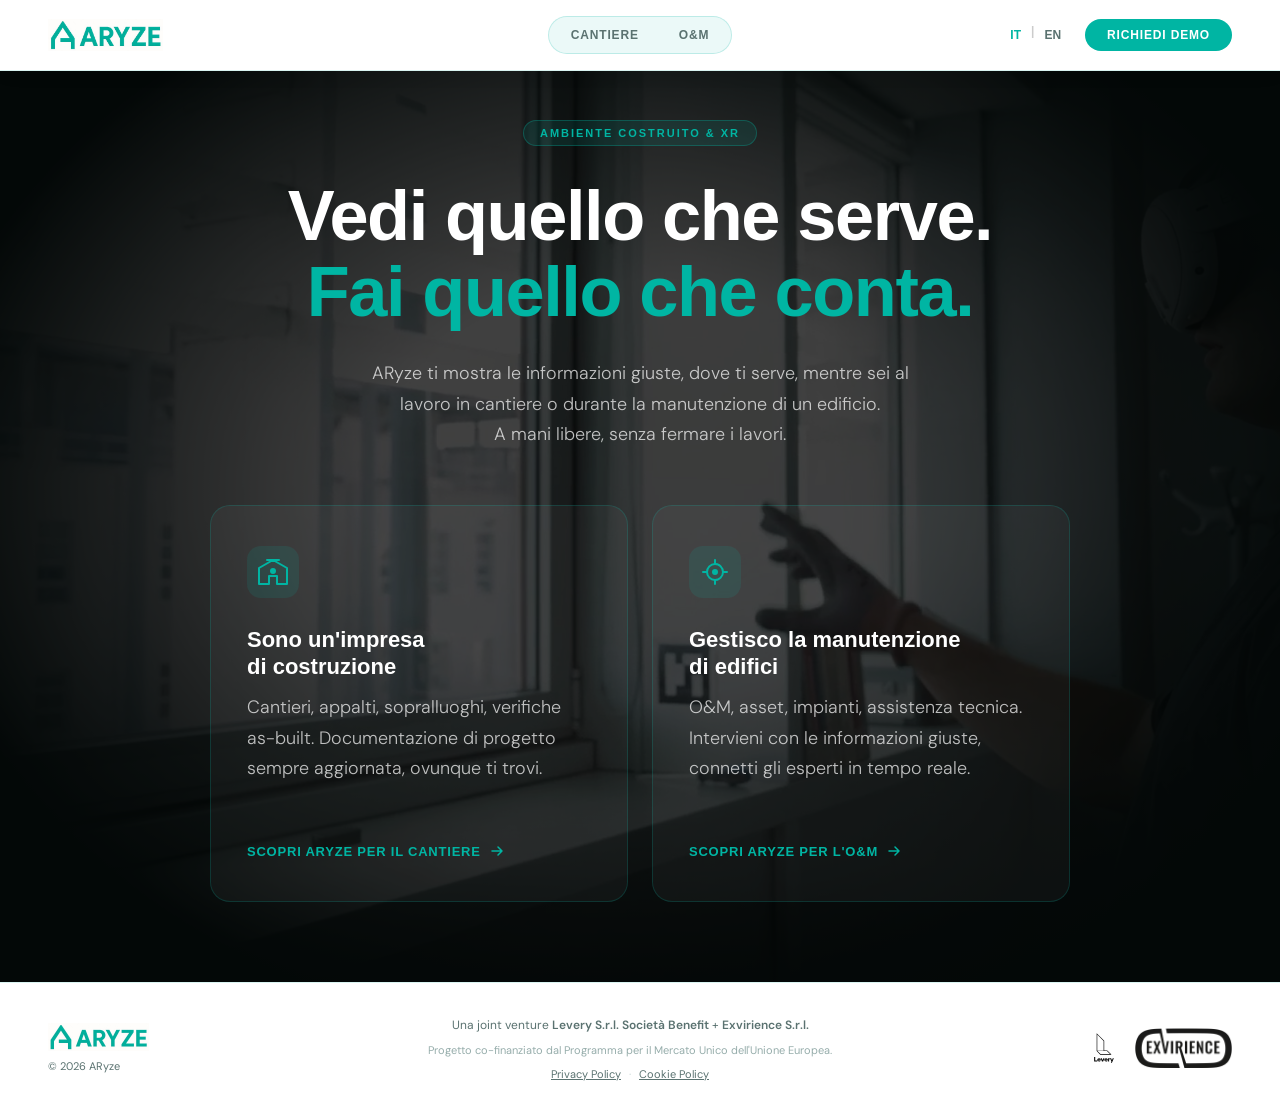
<file: index.html>
<!DOCTYPE html>
<html lang="it">
<head>
  <meta charset="UTF-8" />
  <meta name="viewport" content="width=device-width, initial-scale=1.0" />
  <title>ARyze, Vedi quello che serve. Fai quello che conta.</title>
  <meta name="description" content="ARyze ti mostra le informazioni giuste, dove ti serve, mentre sei al lavoro in cantiere o durante la manutenzione di un edificio.<br>A mani libere, senza fermare i lavori." />
  <meta property="og:title" content="ARyze, Vedi quello che serve. Fai quello che conta." />
  <meta property="og:description" content="ARyze ti mostra le informazioni giuste, dove ti serve, mentre sei al lavoro, in cantiere o durante la manutenzione di un edificio." />
  <meta property="og:image" content="XR-04.jpg" />
  <link rel="icon" type="image/png" href="logo.jpg" />

  <!-- Google Analytics -->
  <script async src="https://www.googletagmanager.com/gtag/js?id=G-3KMV018LXB"></script>
  <script>
    window.dataLayer = window.dataLayer || [];
    function gtag(){dataLayer.push(arguments);}
    gtag('js', new Date());
    gtag('config', 'G-3KMV018LXB');
  </script>

  <link rel="preconnect" href="https://fonts.googleapis.com" />
  <link rel="preconnect" href="https://fonts.gstatic.com" crossorigin />
  <link href="https://fonts.googleapis.com/css2?family=DM+Sans:wght@300;400;500&display=swap" rel="stylesheet" />
    <link href="https://api.fontshare.com/v2/css?f[]=clash-display@400,500,600,700&display=swap" rel="stylesheet" />
  <link href="https://fonts.googleapis.com/css2?family=DM+Sans:wght@300;400;500&display=swap" rel="stylesheet" />
  <link rel="stylesheet" href="style.css" />
  <style>
    /* ── HERO ── */
    .hero {
      min-height: 100vh;
      display: flex;
      flex-direction: column;
      align-items: center;
      justify-content: center;
      text-align: center;
      padding: 120px 48px 80px;
      position: relative;
      overflow: hidden;
    }

    .hero-bg {
      position: absolute;
      inset: 0;
      background-image: url('XR-04.jpg');
      background-size: cover;
      background-position: center 30%;
      filter: brightness(0.25);
      z-index: 0;
    }

    .hero-bg::after {
      content: '';
      position: absolute;
      inset: 0;
      background: radial-gradient(ellipse at center, transparent 30%, var(--ink) 80%);
    }

    .hero-content {
      position: relative;
      z-index: 1;
      max-width: 820px;
    }

    .hero-eyebrow {
      display: inline-block;
      font-family: 'Clash Display', sans-serif;
      font-size: 11px;
      font-weight: 700;
      letter-spacing: 0.18em;
      text-transform: uppercase;
      color: var(--teal);
      background: rgba(0,181,163,0.12);
      border: 1px solid rgba(0,181,163,0.3);
      padding: 6px 16px;
      border-radius: 100px;
      margin-bottom: 32px;
    }

    .hero h1 {
      font-family: 'Clash Display', sans-serif;
      font-size: clamp(40px, 5.5vw, 72px);
      font-weight: 800;
      line-height: 1.08;
      letter-spacing: -0.02em;
      margin-bottom: 28px;
    }

    .hero h1 span { color: var(--teal); }

    .hero p {
      font-size: clamp(15px, 1.4vw, 18px);
      font-weight: 300;
      line-height: 1.7;
      color: rgba(255,255,255,0.72);
      max-width: 560px;
      margin: 0 auto 56px;
    }

    @media (max-width: 768px) {
      nav { padding: 16px 20px; }
      .nav-segments { display: none; }
      .hero { padding: 100px 24px 60px; }
      .segment-cards { grid-template-columns: 1fr; gap: 16px; }
      footer { padding: 32px 24px; flex-direction: column; text-align: center; }
    }

    @media(max-width:768px){
      footer{grid-template-columns:1fr;text-align:center;padding:28px 24px;}
      
    }

    @media(max-width:900px){
      footer{grid-template-columns:1fr;text-align:center;padding:28px 24px;gap:20px;}
      .footer-logos{justify-content:center;}
    }
  </style>
</head>
<body>

  <!-- NAVBAR -->
  <nav>
  <a class="nav-logo" href="index-it.html"><img src="logo-scritta-small.png" alt="ARyze" /></a>
  <div class="nav-segments">
    <a href="cantiere.html">Cantiere</a>
    <a href="om.html">O&amp;M</a>
  </div>
  <div class="nav-right">
    <div class="lang-toggle">
      <a href="index-it.html" class="active">IT</a>
      <span style="color:rgba(0,0,0,.2)">|</span>
      <a href="index-en.html">EN</a>
    </div>
    <a class="nav-cta" href="cantiere.html#demo">Richiedi demo</a>
  </div>
</nav>

  <!-- HERO -->
  <section class="hero">
    <div class="hero-bg"></div>
    <div class="hero-content">
      <span class="hero-eyebrow">Ambiente costruito &amp; XR</span>
      <h1>Vedi quello che serve.<br><span>Fai quello che conta.</span></h1>
      <p>ARyze ti mostra le informazioni giuste, dove ti serve, mentre sei al lavoro in cantiere o durante la manutenzione di un edificio.<br>A mani libere, senza fermare i lavori.</p>
    </div>

    <div class="segment-cards">

      <!-- CANTIERE -->
      <a class="seg-card" href="cantiere.html">
        <svg class="seg-icon" viewBox="0 0 52 52" fill="none" xmlns="http://www.w3.org/2000/svg">
          <rect width="52" height="52" rx="14" fill="rgba(0,181,163,0.12)"/>
          <path d="M26 14L12 22V38H22V30H30V38H40V22L26 14Z" stroke="#00B5A3" stroke-width="2" stroke-linejoin="round" fill="none"/>
          <path d="M20 14H32" stroke="#00B5A3" stroke-width="2" stroke-linecap="round"/>
          <circle cx="26" cy="25" r="3" fill="#00B5A3"/>
        </svg>
        <h2>Sono un'impresa<br>di costruzione</h2>
        <p>Cantieri, appalti, sopralluoghi, verifiche as-built. Documentazione di progetto sempre aggiornata, ovunque ti trovi.</p>
        <span class="seg-link">
          Scopri ARyze per il cantiere
          <svg width="16" height="16" viewBox="0 0 16 16" fill="none"><path d="M3 8H13M13 8L9 4M13 8L9 12" stroke="#00B5A3" stroke-width="1.5" stroke-linecap="round" stroke-linejoin="round"/></svg>
        </span>
      </a>

      <!-- O&M -->
      <a class="seg-card" href="om.html">
        <svg class="seg-icon" viewBox="0 0 52 52" fill="none" xmlns="http://www.w3.org/2000/svg">
          <rect width="52" height="52" rx="14" fill="rgba(0,181,163,0.12)"/>
          <circle cx="26" cy="26" r="8" stroke="#00B5A3" stroke-width="2" fill="none"/>
          <path d="M26 14V18M26 34V38M14 26H18M34 26H38" stroke="#00B5A3" stroke-width="2" stroke-linecap="round"/>
          <circle cx="26" cy="26" r="3" fill="#00B5A3"/>
        </svg>
        <h2>Gestisco la manutenzione<br>di edifici</h2>
        <p>O&amp;M, asset, impianti, assistenza tecnica. Intervieni con le informazioni giuste, connetti gli esperti in tempo reale.</p>
        <span class="seg-link">
          Scopri ARyze per l'O&amp;M
          <svg width="16" height="16" viewBox="0 0 16 16" fill="none"><path d="M3 8H13M13 8L9 4M13 8L9 12" stroke="#00B5A3" stroke-width="1.5" stroke-linecap="round" stroke-linejoin="round"/></svg>
        </span>
      </a>

    </div>
  </section>

  <!-- FOOTER -->
<!-- FOOTER -->
<footer>
  <div class="footer-col footer-brand">
    <img src="logo-scritta-small.png" alt="ARyze" class="footer-aryze-logo" />
    <div class="footer-copy">&copy; 2026 ARyze</div>
  </div>
  <div class="footer-col footer-center">
    <div class="footer-jv">Una joint venture
      <a href="https://www.levery.it" target="_blank" rel="noopener"><strong>Levery S.r.l. Società Benefit</strong></a>
      +
      <a href="https://www.exvirience.com" target="_blank" rel="noopener"><strong>Exvirience S.r.l.</strong></a>
    </div>
    <div class="footer-eu">Progetto co-finanziato dal Programma per il Mercato Unico dell'Unione Europea.</div>
    <div class="footer-links">
      <a href="privacy.html">Privacy Policy</a>
      <span>&middot;</span>
      <a href="cookies.html">Cookie Policy</a>
    </div>
  </div>
  <div class="footer-col footer-logos">
    <a href="https://www.levery.it" target="_blank" rel="noopener">
      <img src="levery-logo.svg" alt="Levery" class="footer-partner-logo levery-footer" />
    </a>
    <a href="https://www.exvirience.com" target="_blank" rel="noopener">
      <img src="exvirience-black.png" alt="Exvirience" class="footer-partner-logo exvirience-footer" />
    </a>
  </div>
</footer>

</body>
</html>
</file>
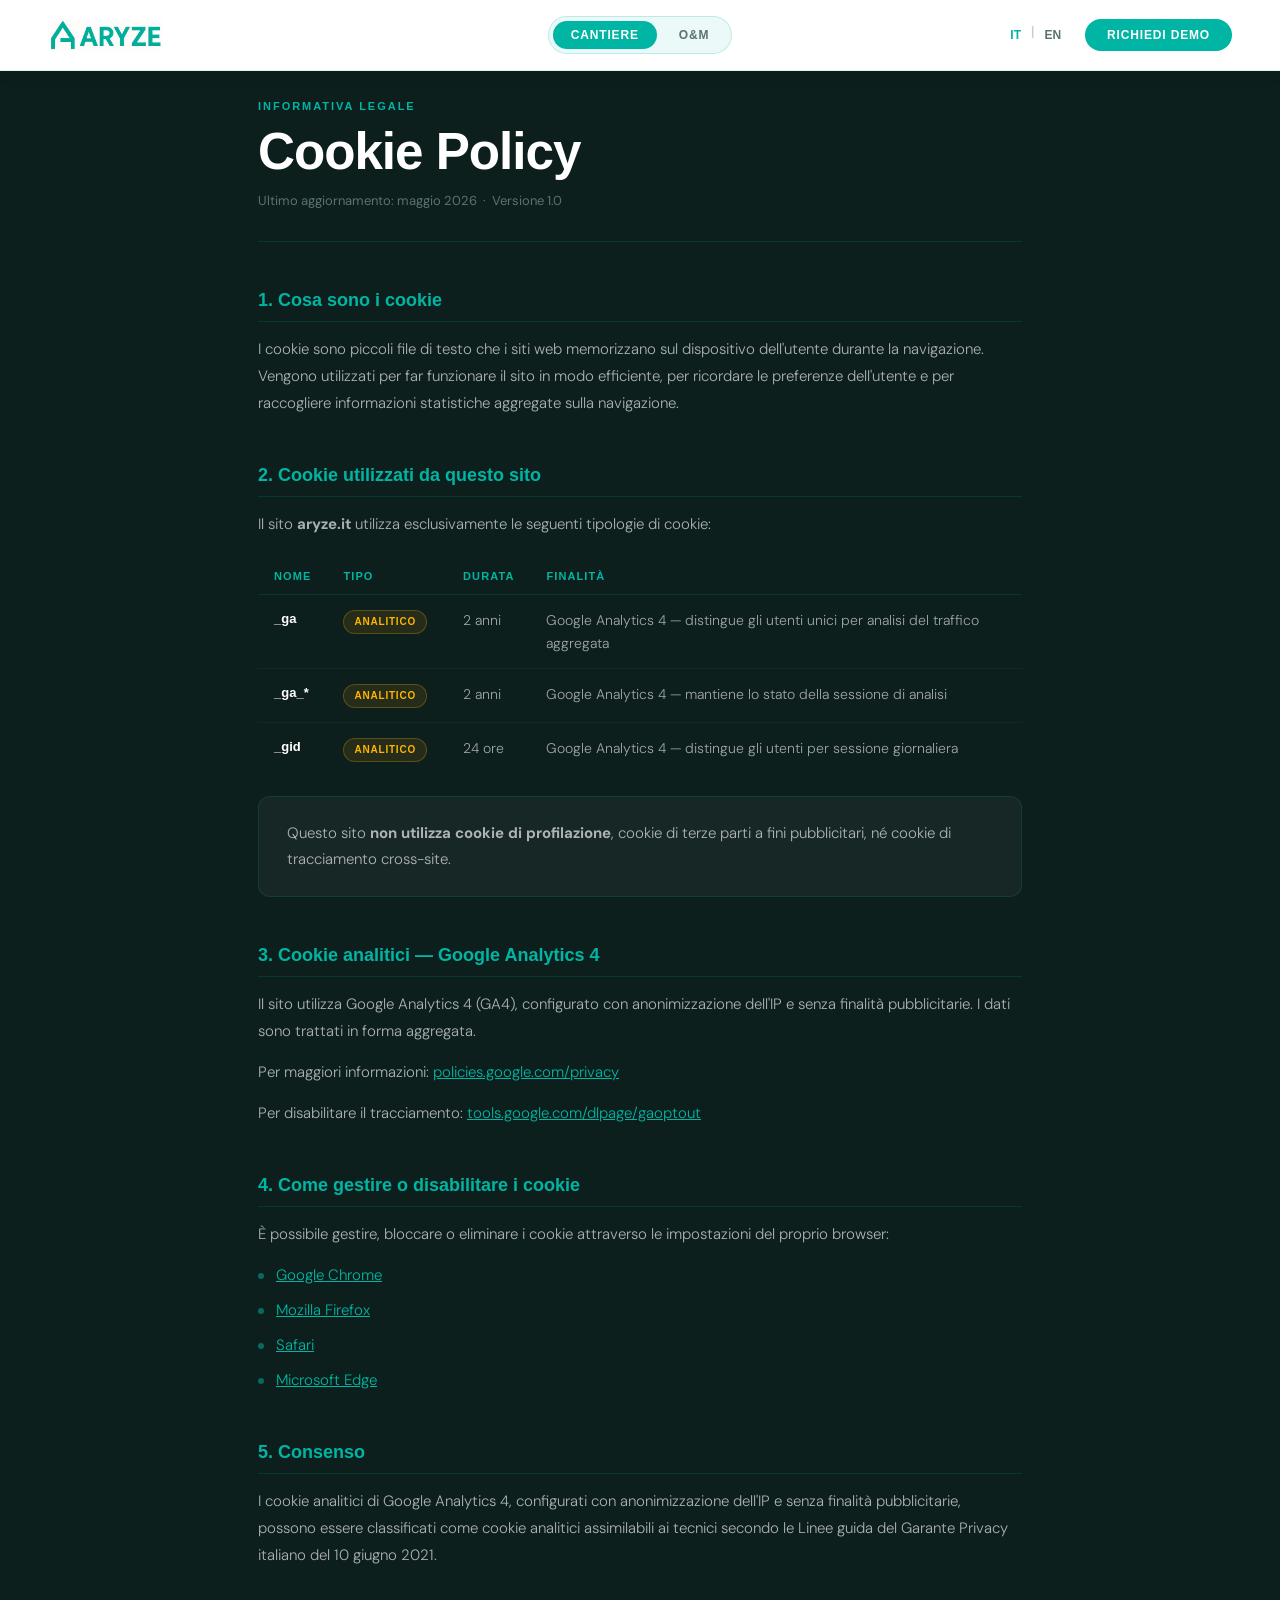
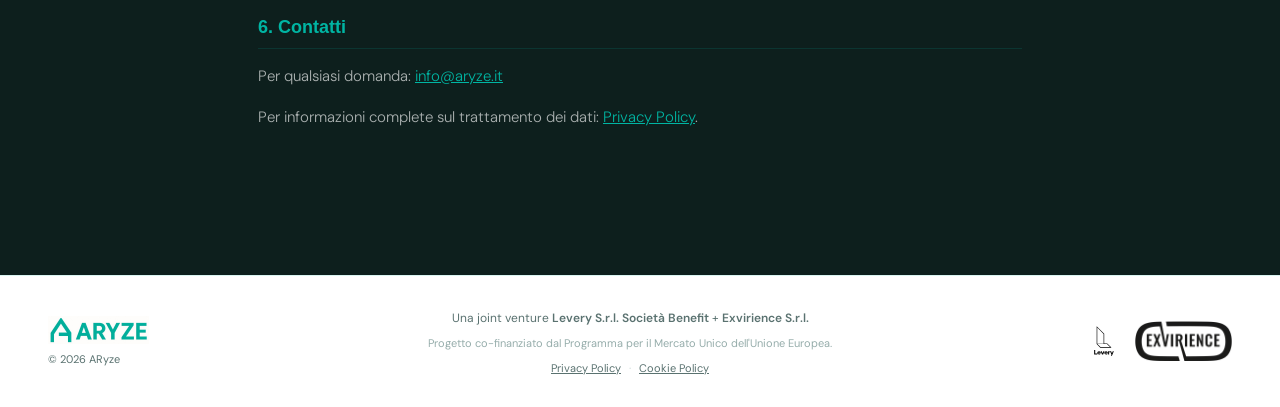
<file: cookies.html>
<!DOCTYPE html>
<html lang="it">
<head>
  <meta charset="UTF-8" />
  <meta name="viewport" content="width=device-width, initial-scale=1.0" />
  <title>ARyze</title>
  <link rel="icon" type="image/png" href="logo.jpg" />
  <script async src="https://www.googletagmanager.com/gtag/js?id=G-3KMV018LXB"></script>
  <script>window.dataLayer=window.dataLayer||[];function gtag(){dataLayer.push(arguments);}gtag('js',new Date());gtag('config','G-3KMV018LXB');</script>
  <link href="https://api.fontshare.com/v2/css?f[]=clash-display@400,500,600,700&display=swap" rel="stylesheet" />
  <link href="https://fonts.googleapis.com/css2?family=DM+Sans:wght@300;400;500&display=swap" rel="stylesheet" />
  <link rel="stylesheet" href="style.css" />
  <style>
    .page-wrap{max-width:860px;margin:0 auto;padding:100px 48px 96px;}
    .page-label{font-family:'Clash Display',sans-serif;font-size:11px;font-weight:700;letter-spacing:.18em;text-transform:uppercase;color:var(--teal);margin-bottom:12px;}
    .page-title{font-family:'Clash Display',sans-serif;font-size:clamp(32px,4vw,52px);font-weight:800;letter-spacing:-.02em;margin-bottom:12px;line-height:1.1;}
    .page-meta{font-size:13px;color:var(--muted);margin-bottom:48px;padding-bottom:32px;border-bottom:1px solid var(--border-dark);}
    .content-section{margin-bottom:48px;}
    .content-section h2{font-family:'Clash Display',sans-serif;font-size:18px;font-weight:700;color:var(--teal);margin-bottom:14px;padding-bottom:10px;border-bottom:1px solid var(--border-dark);}
    .content-section p{font-size:15px;font-weight:300;line-height:1.8;color:rgba(255,255,255,.65);margin-bottom:14px;}
    .content-section ul{list-style:none;margin-bottom:14px;}
    .content-section ul li{font-size:15px;font-weight:300;line-height:1.8;color:rgba(255,255,255,.65);padding-left:18px;position:relative;margin-bottom:8px;}
    .content-section ul li::before{content:'';position:absolute;left:0;top:11px;width:6px;height:6px;border-radius:50%;background:var(--teal);opacity:.5;}
    .content-section a{color:var(--teal);text-decoration:underline;}
    .cookie-table{width:100%;border-collapse:collapse;margin:20px 0;font-size:14px;}
    .cookie-table th{font-family:'Clash Display',sans-serif;font-size:11px;font-weight:700;letter-spacing:.1em;text-transform:uppercase;color:var(--teal);padding:12px 16px;text-align:left;border-bottom:1px solid var(--border-dark);}
    .cookie-table td{padding:14px 16px;border-bottom:1px solid rgba(0,181,163,.08);color:rgba(255,255,255,.6);font-weight:300;line-height:1.6;vertical-align:top;}
    .cookie-table tr:last-child td{border-bottom:none;}
    .cookie-table td:first-child{font-family:'Clash Display',sans-serif;font-size:13px;font-weight:600;color:var(--white);white-space:nowrap;}
    .badge{display:inline-block;font-family:'Clash Display',sans-serif;font-size:10px;font-weight:700;letter-spacing:.08em;text-transform:uppercase;padding:3px 10px;border-radius:100px;margin-right:4px;}
    .badge-analytics{background:rgba(255,180,0,.1);color:#FFB400;border:1px solid rgba(255,180,0,.25);}
    .info-box{background:var(--surface-dark);border:1px solid var(--border-dark);border-radius:12px;padding:24px 28px;margin:20px 0;}
    .info-box p{margin:0;font-size:15px;font-weight:300;line-height:1.7;color:rgba(255,255,255,.65);}
    @media(max-width:768px){.page-wrap{padding:90px 24px 64px;}.cookie-table{display:block;overflow-x:auto;}}
  </style>
</head>
<body>

<nav>
  <a class="nav-logo" href="index-it.html"><img src="logo-scritta-small.png" alt="ARyze" /></a>
  <div class="nav-segments">
    <a href="cantiere.html" class="active">Cantiere</a>
    <a href="om.html">O&amp;M</a>
  </div>
  <div class="nav-right">
    <div class="lang-toggle">
      <a href="cantiere.html" class="active">IT</a>
      <span style="color:rgba(0,0,0,.2)">|</span>
      <a href="cantiere-en.html">EN</a>
    </div>
    <a class="nav-cta" href="#demo">Richiedi demo</a>
  </div>
</nav>

<div class="page-wrap">
  <div class="page-label">Informativa legale</div>
  <h1 class="page-title">Cookie Policy</h1>
  <p class="page-meta">Ultimo aggiornamento: maggio 2026 &nbsp;&middot;&nbsp; Versione 1.0</p>

  <div class="content-section">
    <h2>1. Cosa sono i cookie</h2>
    <p>I cookie sono piccoli file di testo che i siti web memorizzano sul dispositivo dell'utente durante la navigazione. Vengono utilizzati per far funzionare il sito in modo efficiente, per ricordare le preferenze dell'utente e per raccogliere informazioni statistiche aggregate sulla navigazione.</p>
  </div>

  <div class="content-section">
    <h2>2. Cookie utilizzati da questo sito</h2>
    <p>Il sito <strong>aryze.it</strong> utilizza esclusivamente le seguenti tipologie di cookie:</p>
    <table class="cookie-table">
      <thead>
        <tr>
          <th>Nome</th>
          <th>Tipo</th>
          <th>Durata</th>
          <th>Finalità</th>
        </tr>
      </thead>
      <tbody>
        <tr>
          <td>_ga</td>
          <td><span class="badge badge-analytics">Analitico</span></td>
          <td>2 anni</td>
          <td>Google Analytics 4 — distingue gli utenti unici per analisi del traffico aggregata</td>
        </tr>
        <tr>
          <td>_ga_*</td>
          <td><span class="badge badge-analytics">Analitico</span></td>
          <td>2 anni</td>
          <td>Google Analytics 4 — mantiene lo stato della sessione di analisi</td>
        </tr>
        <tr>
          <td>_gid</td>
          <td><span class="badge badge-analytics">Analitico</span></td>
          <td>24 ore</td>
          <td>Google Analytics 4 — distingue gli utenti per sessione giornaliera</td>
        </tr>
      </tbody>
    </table>
    <div class="info-box">
      <p>Questo sito <strong>non utilizza cookie di profilazione</strong>, cookie di terze parti a fini pubblicitari, né cookie di tracciamento cross-site.</p>
    </div>
  </div>

  <div class="content-section">
    <h2>3. Cookie analitici — Google Analytics 4</h2>
    <p>Il sito utilizza Google Analytics 4 (GA4), configurato con anonimizzazione dell'IP e senza finalità pubblicitarie. I dati sono trattati in forma aggregata.</p>
    <p>Per maggiori informazioni: <a href="https://policies.google.com/privacy" target="_blank" rel="noopener">policies.google.com/privacy</a></p>
    <p>Per disabilitare il tracciamento: <a href="https://tools.google.com/dlpage/gaoptout" target="_blank" rel="noopener">tools.google.com/dlpage/gaoptout</a></p>
  </div>

  <div class="content-section">
    <h2>4. Come gestire o disabilitare i cookie</h2>
    <p>È possibile gestire, bloccare o eliminare i cookie attraverso le impostazioni del proprio browser:</p>
    <ul>
      <li><a href="https://support.google.com/chrome/answer/95647" target="_blank" rel="noopener">Google Chrome</a></li>
      <li><a href="https://support.mozilla.org/it/kb/Gestione%20dei%20cookie" target="_blank" rel="noopener">Mozilla Firefox</a></li>
      <li><a href="https://support.apple.com/it-it/guide/safari/sfri11471/mac" target="_blank" rel="noopener">Safari</a></li>
      <li><a href="https://support.microsoft.com/it-it/microsoft-edge/eliminare-i-cookie-in-microsoft-edge-63947406-40ac-c3b8-57b9-2a946a29ae09" target="_blank" rel="noopener">Microsoft Edge</a></li>
    </ul>
  </div>

  <div class="content-section">
    <h2>5. Consenso</h2>
    <p>I cookie analitici di Google Analytics 4, configurati con anonimizzazione dell'IP e senza finalità pubblicitarie, possono essere classificati come cookie analitici assimilabili ai tecnici secondo le Linee guida del Garante Privacy italiano del 10 giugno 2021.</p>
  </div>

  <div class="content-section">
    <h2>6. Contatti</h2>
    <p>Per qualsiasi domanda: <a href="mailto:info@aryze.it">info@aryze.it</a></p>
    <p>Per informazioni complete sul trattamento dei dati: <a href="privacy.html">Privacy Policy</a>.</p>
  </div>
</div>

<!-- FOOTER -->
<footer>
  <div class="footer-col footer-brand">
    <img src="logo-scritta-small.png" alt="ARyze" class="footer-aryze-logo" />
    <div class="footer-copy">&copy; 2026 ARyze</div>
  </div>
  <div class="footer-col footer-center">
    <div class="footer-jv">Una joint venture
      <a href="https://www.levery.it" target="_blank" rel="noopener"><strong>Levery S.r.l. Società Benefit</strong></a>
      +
      <a href="https://www.exvirience.com" target="_blank" rel="noopener"><strong>Exvirience S.r.l.</strong></a>
    </div>
    <div class="footer-eu">Progetto co-finanziato dal Programma per il Mercato Unico dell'Unione Europea.</div>
    <div class="footer-links">
      <a href="privacy.html">Privacy Policy</a>
      <span>&middot;</span>
      <a href="cookies.html">Cookie Policy</a>
    </div>
  </div>
  <div class="footer-col footer-logos">
    <a href="https://www.levery.it" target="_blank" rel="noopener">
      <img src="levery-logo.svg" alt="Levery" class="footer-partner-logo levery-footer" />
    </a>
    <a href="https://www.exvirience.com" target="_blank" rel="noopener">
      <img src="exvirience-black.png" alt="Exvirience" class="footer-partner-logo exvirience-footer" />
    </a>
  </div>
</footer>

</body>
</html>
</file>
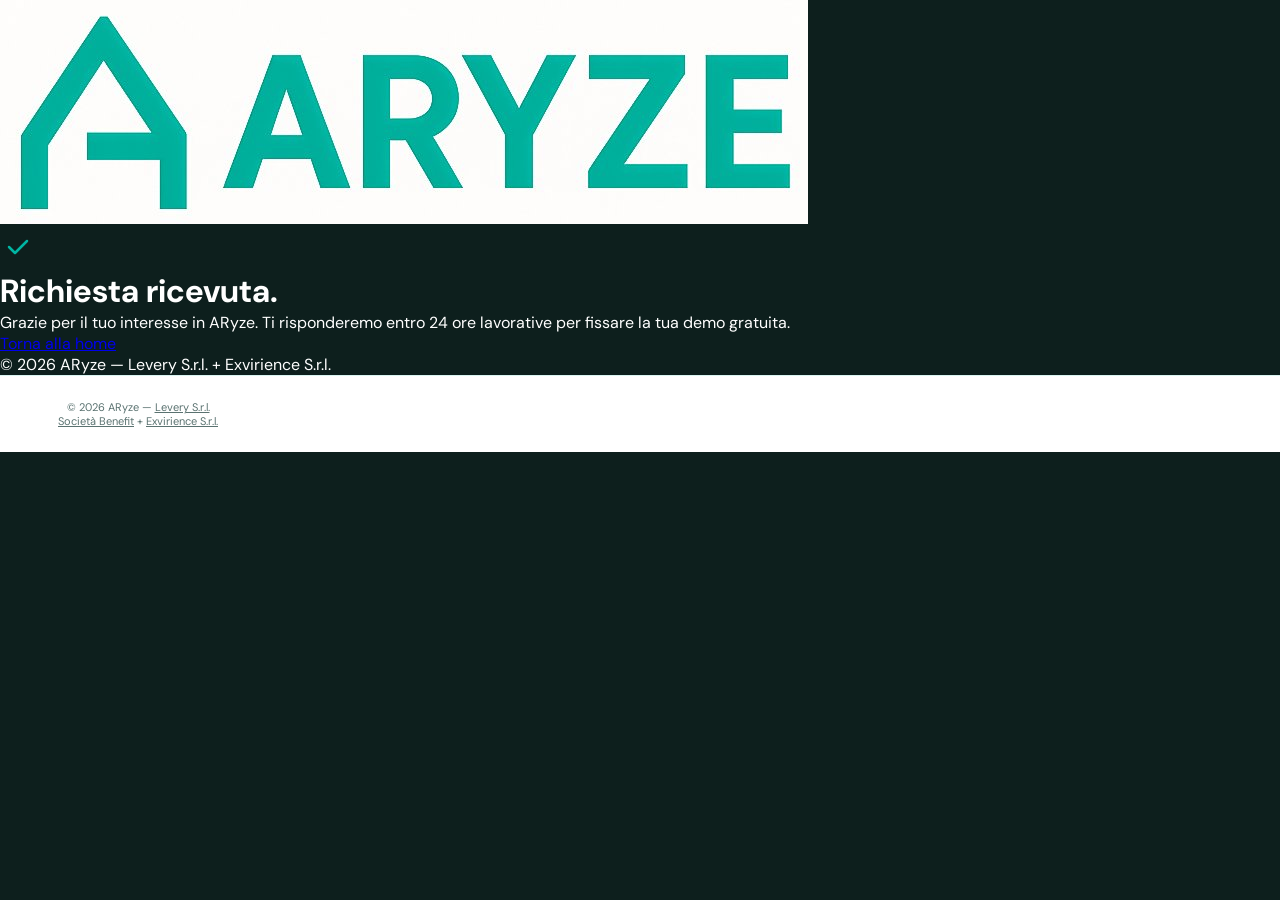
<file: grazie.html>
<!DOCTYPE html>
<html lang="it">
<head>
  <meta charset="UTF-8" />
  <meta name="viewport" content="width=device-width, initial-scale=1.0" />
  <title>ARyze</title>
  <link rel="icon" type="image/png" href="logo.jpg" />

  <!-- Google Analytics -->
  <script async src="https://www.googletagmanager.com/gtag/js?id=G-3KMV018LXB"></script>
  <script>
    window.dataLayer = window.dataLayer || [];
    function gtag(){dataLayer.push(arguments);}
    gtag('js', new Date());
    gtag('config', 'G-3KMV018LXB');
    gtag('event', 'conversion', { 'event_category': 'lead', 'event_label': 'demo_request' });
  </script>

  <link rel="preconnect" href="https://fonts.googleapis.com" />
  <link rel="preconnect" href="https://fonts.gstatic.com" crossorigin />
  <link href="https://fonts.googleapis.com/css2?family=Syne:wght@400;700;800&family=DM+Sans:wght@300;400&display=swap" rel="stylesheet" />
    <link href="https://api.fontshare.com/v2/css?f[]=clash-display@400,500,600,700&display=swap" rel="stylesheet" />
  <link href="https://fonts.googleapis.com/css2?family=DM+Sans:wght@300;400;500&display=swap" rel="stylesheet" />
  <link rel="stylesheet" href="style.css" />
</head>
<body>
  <img class="logo" src="logo-scritta-small.png" alt="ARyze" />

  <div class="check-circle">
    <svg width="36" height="36" viewBox="0 0 36 36" fill="none">
      <path d="M9 18l6 6 12-12" stroke="#00B5A3" stroke-width="2.5" stroke-linecap="round" stroke-linejoin="round"/>
    </svg>
  </div>

  <h1>Richiesta <span>ricevuta.</span></h1>
  <p>Grazie per il tuo interesse in ARyze. Ti risponderemo entro 24 ore lavorative per fissare la tua demo gratuita.</p>

  <a class="btn" href="index.html">Torna alla home</a>

  <div class="footer-note">
    &copy; 2026 ARyze &mdash; Levery S.r.l. + Exvirience S.r.l.
  </div>

  <footer style="background:#fff;border-top:1px solid rgba(0,181,163,0.15);padding:24px 48px;text-align:center;">
    <p style="font-size:11px;color:#5A7270;">&copy; 2026 ARyze &mdash; <a href="https://www.levery.it" style="color:#5A7270;">Levery S.r.l. Società Benefit</a> + <a href="https://www.exvirience.com" style="color:#5A7270;">Exvirience S.r.l.</a></p>
  </footer>
</body>
</html>
</file>
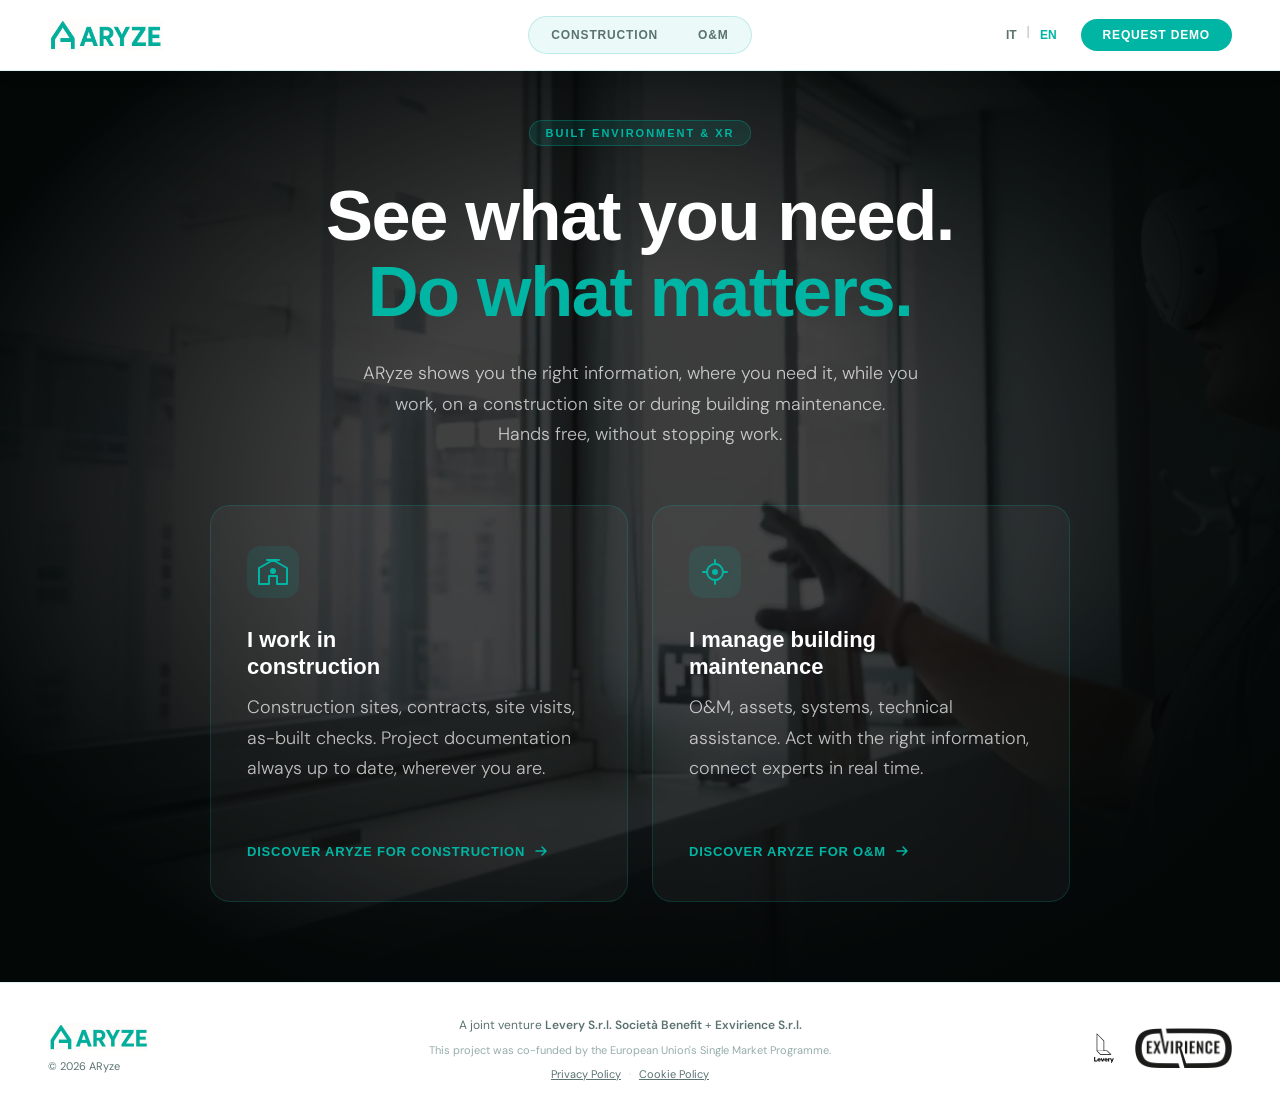
<file: index-en.html>
<!DOCTYPE html>
<html lang="en">
<head>
  <meta charset="UTF-8" />
  <meta name="viewport" content="width=device-width, initial-scale=1.0" />
  <title>ARyze, See what you need. Do what matters.</title>
  <meta name="description" content="ARyze shows you the right information, where you need it, while you work, on a construction site or during building maintenance.<br>Hands free, without stopping work." />
  <meta property="og:title" content="ARyze, See what you need. Do what matters." />
  <meta property="og:description" content="ARyze ti mostra le informazioni giuste, dove ti serve, mentre sei al lavoro, in cantiere o durante la manutenzione di un edificio." />
  <meta property="og:image" content="XR-04.jpg" />
  <link rel="icon" type="image/png" href="logo.jpg" />

  <!-- Google Analytics -->
  <script async src="https://www.googletagmanager.com/gtag/js?id=G-3KMV018LXB"></script>
  <script>
    window.dataLayer = window.dataLayer || [];
    function gtag(){dataLayer.push(arguments);}
    gtag('js', new Date());
    gtag('config', 'G-3KMV018LXB');
  </script>

  <link rel="preconnect" href="https://fonts.googleapis.com" />
  <link rel="preconnect" href="https://fonts.gstatic.com" crossorigin />
  <link href="https://fonts.googleapis.com/css2?family=DM+Sans:wght@300;400;500&display=swap" rel="stylesheet" />
    <link href="https://api.fontshare.com/v2/css?f[]=clash-display@400,500,600,700&display=swap" rel="stylesheet" />
  <link href="https://fonts.googleapis.com/css2?family=DM+Sans:wght@300;400;500&display=swap" rel="stylesheet" />
  <link rel="stylesheet" href="style.css" />
  <style>
    /* ── HERO ── */
    .hero {
      min-height: 100vh;
      display: flex;
      flex-direction: column;
      align-items: center;
      justify-content: center;
      text-align: center;
      padding: 120px 48px 80px;
      position: relative;
      overflow: hidden;
    }

    .hero-bg {
      position: absolute;
      inset: 0;
      background-image: url('XR-04.jpg');
      background-size: cover;
      background-position: center 30%;
      filter: brightness(0.25);
      z-index: 0;
    }

    .hero-bg::after {
      content: '';
      position: absolute;
      inset: 0;
      background: radial-gradient(ellipse at center, transparent 30%, var(--ink) 80%);
    }

    .hero-content {
      position: relative;
      z-index: 1;
      max-width: 820px;
    }

    .hero-eyebrow {
      display: inline-block;
      font-family: 'Clash Display', sans-serif;
      font-size: 11px;
      font-weight: 700;
      letter-spacing: 0.18em;
      text-transform: uppercase;
      color: var(--teal);
      background: rgba(0,181,163,0.12);
      border: 1px solid rgba(0,181,163,0.3);
      padding: 6px 16px;
      border-radius: 100px;
      margin-bottom: 32px;
    }

    .hero h1 {
      font-family: 'Clash Display', sans-serif;
      font-size: clamp(40px, 5.5vw, 72px);
      font-weight: 800;
      line-height: 1.08;
      letter-spacing: -0.02em;
      margin-bottom: 28px;
    }

    .hero h1 span { color: var(--teal); }

    .hero p {
      font-size: clamp(15px, 1.4vw, 18px);
      font-weight: 300;
      line-height: 1.7;
      color: rgba(255,255,255,0.72);
      max-width: 560px;
      margin: 0 auto 56px;
    }

    @media (max-width: 768px) {
      nav { padding: 16px 20px; }
      .nav-segments { display: none; }
      .hero { padding: 100px 24px 60px; }
      .segment-cards { grid-template-columns: 1fr; gap: 16px; }
      footer { padding: 32px 24px; flex-direction: column; text-align: center; }
    }

    @media(max-width:768px){
      footer{grid-template-columns:1fr;text-align:center;padding:28px 24px;}
      
    }

    @media(max-width:900px){
      footer{grid-template-columns:1fr;text-align:center;padding:28px 24px;gap:20px;}
      .footer-logos{justify-content:center;}
    }
  </style>
</head>
<body>

  <!-- NAVBAR -->
  <nav>
  <a class="nav-logo" href="index-it.html"><img src="logo-scritta-small.png" alt="ARyze" /></a>
  <div class="nav-segments">
    <a href="cantiere-en.html" >Construction</a>
    <a href="om-en.html">O&amp;M</a>
  </div>
  <div class="nav-right">
    <div class="lang-toggle">
      <a href="index-it.html">IT</a>
      <span style="color:rgba(0,0,0,.2)">|</span>
      <a href="index-en.html" class="active">EN</a>
    </div>
    <a class="nav-cta" href="cantiere-en.html#demo">Request demo</a>
  </div>
</nav>

  <!-- HERO -->
  <section class="hero">
    <div class="hero-bg"></div>
    <div class="hero-content">
      <span class="hero-eyebrow">Built environment &amp; XR</span>
      <h1>See what you need.<br><span>Do what matters.</span></h1>
      <p>ARyze shows you the right information, where you need it, while you work, on a construction site or during building maintenance.<br>Hands free, without stopping work.</p>
    </div>

    <div class="segment-cards">

      <!-- CANTIERE -->
      <a class="seg-card" href="cantiere-en.html">
        <svg class="seg-icon" viewBox="0 0 52 52" fill="none" xmlns="http://www.w3.org/2000/svg">
          <rect width="52" height="52" rx="14" fill="rgba(0,181,163,0.12)"/>
          <path d="M26 14L12 22V38H22V30H30V38H40V22L26 14Z" stroke="#00B5A3" stroke-width="2" stroke-linejoin="round" fill="none"/>
          <path d="M20 14H32" stroke="#00B5A3" stroke-width="2" stroke-linecap="round"/>
          <circle cx="26" cy="25" r="3" fill="#00B5A3"/>
        </svg>
        <h2>I work in<br>construction</h2>
        <p>Construction sites, contracts, site visits, as-built checks. Project documentation always up to date, wherever you are.</p>
        <span class="seg-link">
          Discover ARyze for construction
          <svg width="16" height="16" viewBox="0 0 16 16" fill="none"><path d="M3 8H13M13 8L9 4M13 8L9 12" stroke="#00B5A3" stroke-width="1.5" stroke-linecap="round" stroke-linejoin="round"/></svg>
        </span>
      </a>

      <!-- O&M -->
      <a class="seg-card" href="om-en.html">
        <svg class="seg-icon" viewBox="0 0 52 52" fill="none" xmlns="http://www.w3.org/2000/svg">
          <rect width="52" height="52" rx="14" fill="rgba(0,181,163,0.12)"/>
          <circle cx="26" cy="26" r="8" stroke="#00B5A3" stroke-width="2" fill="none"/>
          <path d="M26 14V18M26 34V38M14 26H18M34 26H38" stroke="#00B5A3" stroke-width="2" stroke-linecap="round"/>
          <circle cx="26" cy="26" r="3" fill="#00B5A3"/>
        </svg>
        <h2>I manage building<br>maintenance</h2>
        <p>O&amp;M, assets, systems, technical assistance. Act with the right information, connect experts in real time.</p>
        <span class="seg-link">
          Discover ARyze for O&amp;M
          <svg width="16" height="16" viewBox="0 0 16 16" fill="none"><path d="M3 8H13M13 8L9 4M13 8L9 12" stroke="#00B5A3" stroke-width="1.5" stroke-linecap="round" stroke-linejoin="round"/></svg>
        </span>
      </a>

    </div>
  </section>

  <!-- FOOTER -->
<!-- FOOTER -->
<footer>
  <div class="footer-col footer-brand">
    <img src="logo-scritta-small.png" alt="ARyze" class="footer-aryze-logo" />
    <div class="footer-copy">&copy; 2026 ARyze</div>
  </div>
  <div class="footer-col footer-center">
    <div class="footer-jv">A joint venture
      <a href="https://www.levery.it" target="_blank" rel="noopener"><strong>Levery S.r.l. Società Benefit</strong></a>
      +
      <a href="https://www.exvirience.com" target="_blank" rel="noopener"><strong>Exvirience S.r.l.</strong></a>
    </div>
    <div class="footer-eu">This project was co-funded by the European Union's Single Market Programme.</div>
    <div class="footer-links">
      <a href="privacy.html">Privacy Policy</a>
      <span>&middot;</span>
      <a href="cookies.html">Cookie Policy</a>
    </div>
  </div>
  <div class="footer-col footer-logos">
    <a href="https://www.levery.it" target="_blank" rel="noopener">
      <img src="levery-logo.svg" alt="Levery" class="footer-partner-logo levery-footer" />
    </a>
    <a href="https://www.exvirience.com" target="_blank" rel="noopener">
      <img src="exvirience-black.png" alt="Exvirience" class="footer-partner-logo exvirience-footer" />
    </a>
  </div>
</footer>

</body>
</html>
</file>
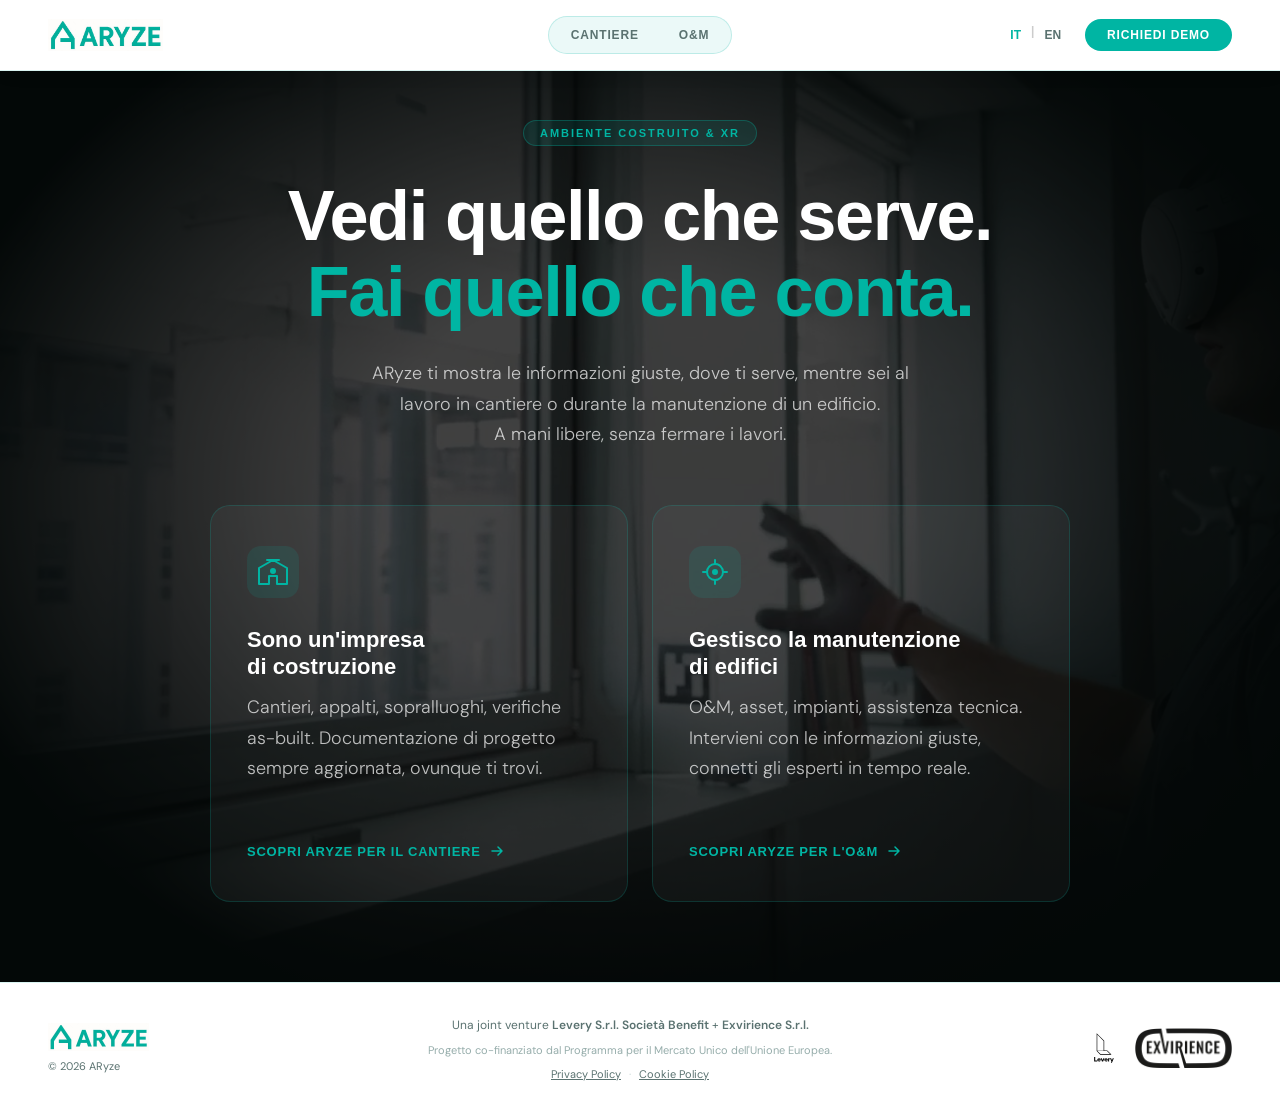
<file: index-it.html>
<!DOCTYPE html>
<html lang="it">
<head>
  <meta charset="UTF-8" />
  <meta name="viewport" content="width=device-width, initial-scale=1.0" />
  <title>ARyze, Vedi quello che serve. Fai quello che conta.</title>
  <meta name="description" content="ARyze ti mostra le informazioni giuste, dove ti serve, mentre sei al lavoro in cantiere o durante la manutenzione di un edificio.<br>A mani libere, senza fermare i lavori." />
  <meta property="og:title" content="ARyze, Vedi quello che serve. Fai quello che conta." />
  <meta property="og:description" content="ARyze ti mostra le informazioni giuste, dove ti serve, mentre sei al lavoro, in cantiere o durante la manutenzione di un edificio." />
  <meta property="og:image" content="XR-04.jpg" />
  <link rel="icon" type="image/png" href="logo.jpg" />

  <!-- Google Analytics -->
  <script async src="https://www.googletagmanager.com/gtag/js?id=G-3KMV018LXB"></script>
  <script>
    window.dataLayer = window.dataLayer || [];
    function gtag(){dataLayer.push(arguments);}
    gtag('js', new Date());
    gtag('config', 'G-3KMV018LXB');
  </script>

  <link rel="preconnect" href="https://fonts.googleapis.com" />
  <link rel="preconnect" href="https://fonts.gstatic.com" crossorigin />
  <link href="https://fonts.googleapis.com/css2?family=DM+Sans:wght@300;400;500&display=swap" rel="stylesheet" />
    <link href="https://api.fontshare.com/v2/css?f[]=clash-display@400,500,600,700&display=swap" rel="stylesheet" />
  <link href="https://fonts.googleapis.com/css2?family=DM+Sans:wght@300;400;500&display=swap" rel="stylesheet" />
  <link rel="stylesheet" href="style.css" />
  <style>
    /* ── HERO ── */
    .hero {
      min-height: 100vh;
      display: flex;
      flex-direction: column;
      align-items: center;
      justify-content: center;
      text-align: center;
      padding: 120px 48px 80px;
      position: relative;
      overflow: hidden;
    }

    .hero-bg {
      position: absolute;
      inset: 0;
      background-image: url('XR-04.jpg');
      background-size: cover;
      background-position: center 30%;
      filter: brightness(0.25);
      z-index: 0;
    }

    .hero-bg::after {
      content: '';
      position: absolute;
      inset: 0;
      background: radial-gradient(ellipse at center, transparent 30%, var(--ink) 80%);
    }

    .hero-content {
      position: relative;
      z-index: 1;
      max-width: 820px;
    }

    .hero-eyebrow {
      display: inline-block;
      font-family: 'Clash Display', sans-serif;
      font-size: 11px;
      font-weight: 700;
      letter-spacing: 0.18em;
      text-transform: uppercase;
      color: var(--teal);
      background: rgba(0,181,163,0.12);
      border: 1px solid rgba(0,181,163,0.3);
      padding: 6px 16px;
      border-radius: 100px;
      margin-bottom: 32px;
    }

    .hero h1 {
      font-family: 'Clash Display', sans-serif;
      font-size: clamp(40px, 5.5vw, 72px);
      font-weight: 800;
      line-height: 1.08;
      letter-spacing: -0.02em;
      margin-bottom: 28px;
    }

    .hero h1 span { color: var(--teal); }

    .hero p {
      font-size: clamp(15px, 1.4vw, 18px);
      font-weight: 300;
      line-height: 1.7;
      color: rgba(255,255,255,0.72);
      max-width: 560px;
      margin: 0 auto 56px;
    }

    @media (max-width: 768px) {
      nav { padding: 16px 20px; }
      .nav-segments { display: none; }
      .hero { padding: 100px 24px 60px; }
      .segment-cards { grid-template-columns: 1fr; gap: 16px; }
      footer { padding: 32px 24px; flex-direction: column; text-align: center; }
    }

    @media(max-width:768px){
      footer{grid-template-columns:1fr;text-align:center;padding:28px 24px;}
      
    }

    @media(max-width:900px){
      footer{grid-template-columns:1fr;text-align:center;padding:28px 24px;gap:20px;}
      .footer-logos{justify-content:center;}
    }
  </style>
</head>
<body>

  <!-- NAVBAR -->
  <nav>
  <a class="nav-logo" href="index-it.html"><img src="logo-scritta-small.png" alt="ARyze" /></a>
  <div class="nav-segments">
    <a href="cantiere.html" >Cantiere</a>
    <a href="om.html">O&amp;M</a>
  </div>
  <div class="nav-right">
    <div class="lang-toggle">
      <a href="index-it.html" class="active">IT</a>
      <span style="color:rgba(0,0,0,.2)">|</span>
      <a href="index-en.html">EN</a>
    </div>
    <a class="nav-cta" href="cantiere.html#demo">Richiedi demo</a>
  </div>
</nav>

  <!-- HERO -->
  <section class="hero">
    <div class="hero-bg"></div>
    <div class="hero-content">
      <span class="hero-eyebrow">Ambiente costruito &amp; XR</span>
      <h1>Vedi quello che serve.<br><span>Fai quello che conta.</span></h1>
      <p>ARyze ti mostra le informazioni giuste, dove ti serve, mentre sei al lavoro in cantiere o durante la manutenzione di un edificio.<br>A mani libere, senza fermare i lavori.</p>
    </div>

    <div class="segment-cards">

      <!-- CANTIERE -->
      <a class="seg-card" href="cantiere.html">
        <svg class="seg-icon" viewBox="0 0 52 52" fill="none" xmlns="http://www.w3.org/2000/svg">
          <rect width="52" height="52" rx="14" fill="rgba(0,181,163,0.12)"/>
          <path d="M26 14L12 22V38H22V30H30V38H40V22L26 14Z" stroke="#00B5A3" stroke-width="2" stroke-linejoin="round" fill="none"/>
          <path d="M20 14H32" stroke="#00B5A3" stroke-width="2" stroke-linecap="round"/>
          <circle cx="26" cy="25" r="3" fill="#00B5A3"/>
        </svg>
        <h2>Sono un'impresa<br>di costruzione</h2>
        <p>Cantieri, appalti, sopralluoghi, verifiche as-built. Documentazione di progetto sempre aggiornata, ovunque ti trovi.</p>
        <span class="seg-link">
          Scopri ARyze per il cantiere
          <svg width="16" height="16" viewBox="0 0 16 16" fill="none"><path d="M3 8H13M13 8L9 4M13 8L9 12" stroke="#00B5A3" stroke-width="1.5" stroke-linecap="round" stroke-linejoin="round"/></svg>
        </span>
      </a>

      <!-- O&M -->
      <a class="seg-card" href="om.html">
        <svg class="seg-icon" viewBox="0 0 52 52" fill="none" xmlns="http://www.w3.org/2000/svg">
          <rect width="52" height="52" rx="14" fill="rgba(0,181,163,0.12)"/>
          <circle cx="26" cy="26" r="8" stroke="#00B5A3" stroke-width="2" fill="none"/>
          <path d="M26 14V18M26 34V38M14 26H18M34 26H38" stroke="#00B5A3" stroke-width="2" stroke-linecap="round"/>
          <circle cx="26" cy="26" r="3" fill="#00B5A3"/>
        </svg>
        <h2>Gestisco la manutenzione<br>di edifici</h2>
        <p>O&amp;M, asset, impianti, assistenza tecnica. Intervieni con le informazioni giuste, connetti gli esperti in tempo reale.</p>
        <span class="seg-link">
          Scopri ARyze per l'O&amp;M
          <svg width="16" height="16" viewBox="0 0 16 16" fill="none"><path d="M3 8H13M13 8L9 4M13 8L9 12" stroke="#00B5A3" stroke-width="1.5" stroke-linecap="round" stroke-linejoin="round"/></svg>
        </span>
      </a>

    </div>
  </section>

  <!-- FOOTER -->
<!-- FOOTER -->
<footer>
  <div class="footer-col footer-brand">
    <img src="logo-scritta-small.png" alt="ARyze" class="footer-aryze-logo" />
    <div class="footer-copy">&copy; 2026 ARyze</div>
  </div>
  <div class="footer-col footer-center">
    <div class="footer-jv">Una joint venture
      <a href="https://www.levery.it" target="_blank" rel="noopener"><strong>Levery S.r.l. Società Benefit</strong></a>
      +
      <a href="https://www.exvirience.com" target="_blank" rel="noopener"><strong>Exvirience S.r.l.</strong></a>
    </div>
    <div class="footer-eu">Progetto co-finanziato dal Programma per il Mercato Unico dell'Unione Europea.</div>
    <div class="footer-links">
      <a href="privacy.html">Privacy Policy</a>
      <span>&middot;</span>
      <a href="cookies.html">Cookie Policy</a>
    </div>
  </div>
  <div class="footer-col footer-logos">
    <a href="https://www.levery.it" target="_blank" rel="noopener">
      <img src="levery-logo.svg" alt="Levery" class="footer-partner-logo levery-footer" />
    </a>
    <a href="https://www.exvirience.com" target="_blank" rel="noopener">
      <img src="exvirience-black.png" alt="Exvirience" class="footer-partner-logo exvirience-footer" />
    </a>
  </div>
</footer>

</body>
</html>
</file>
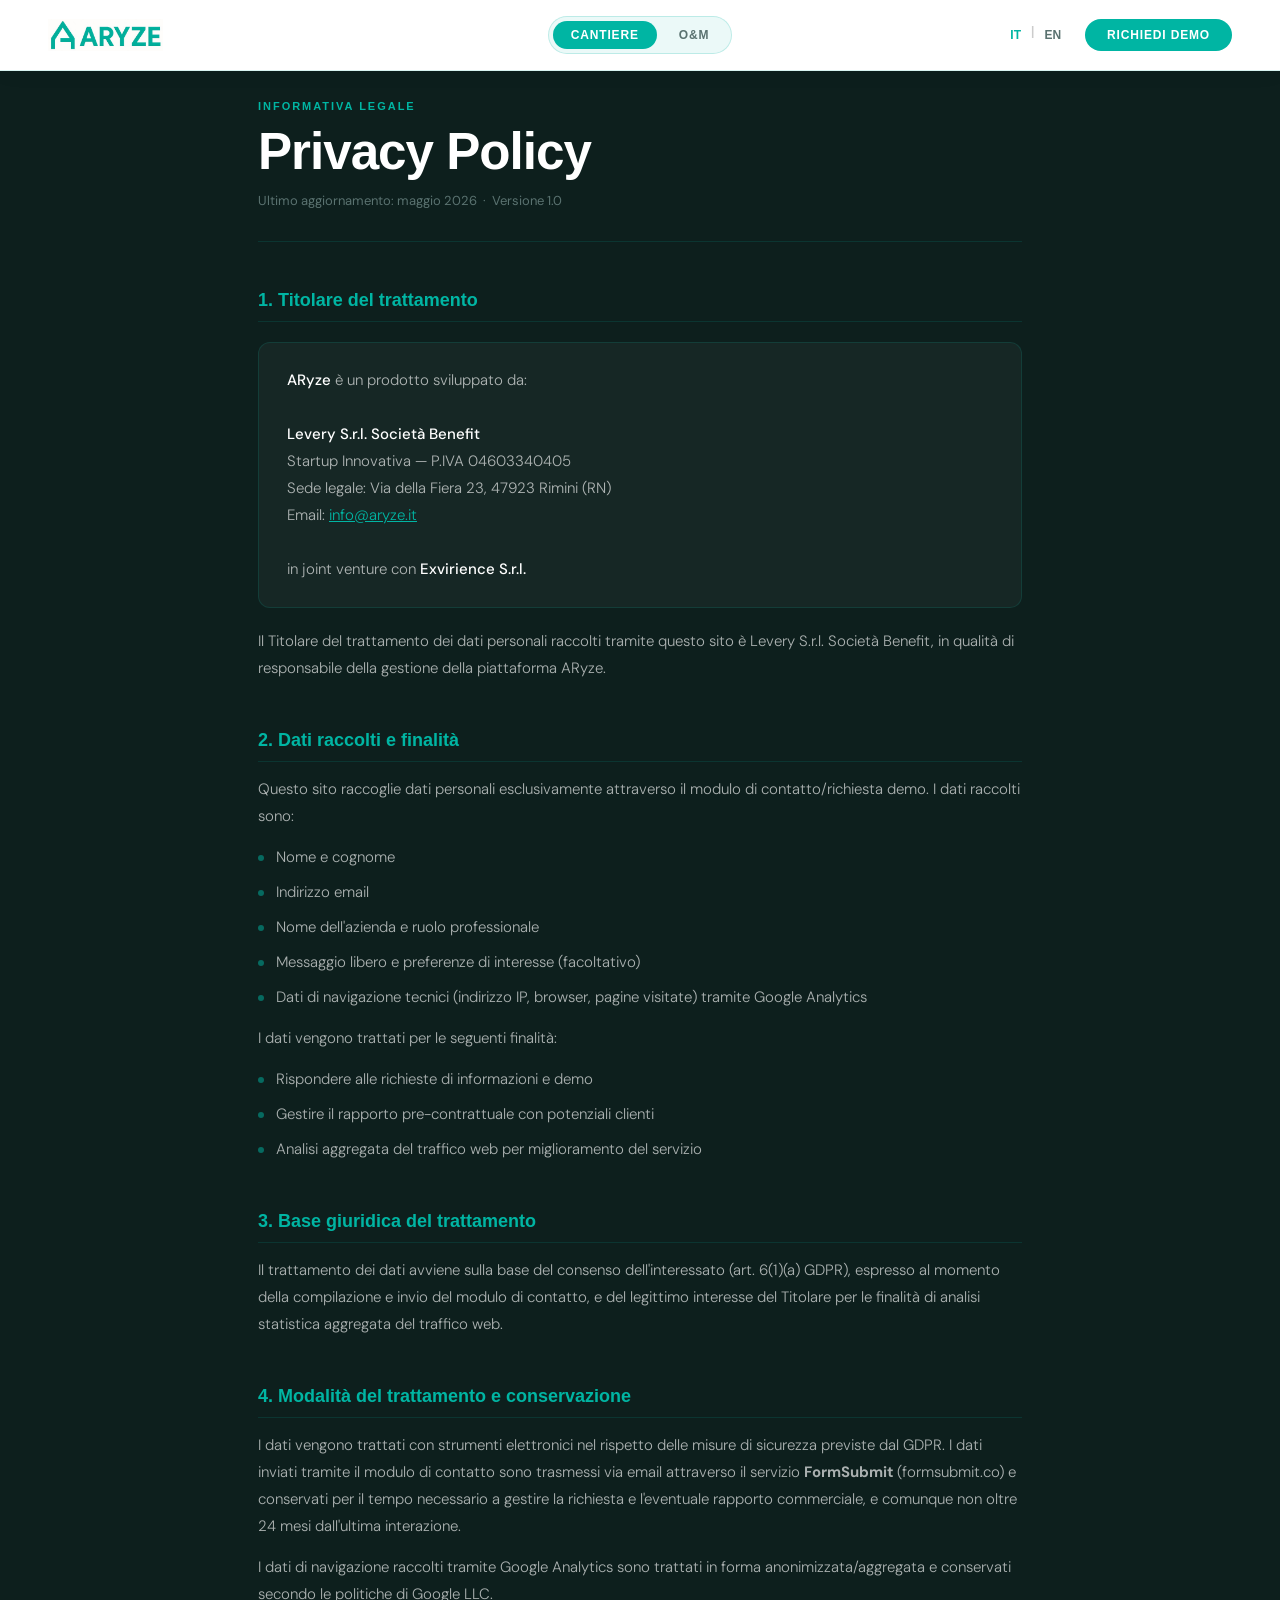
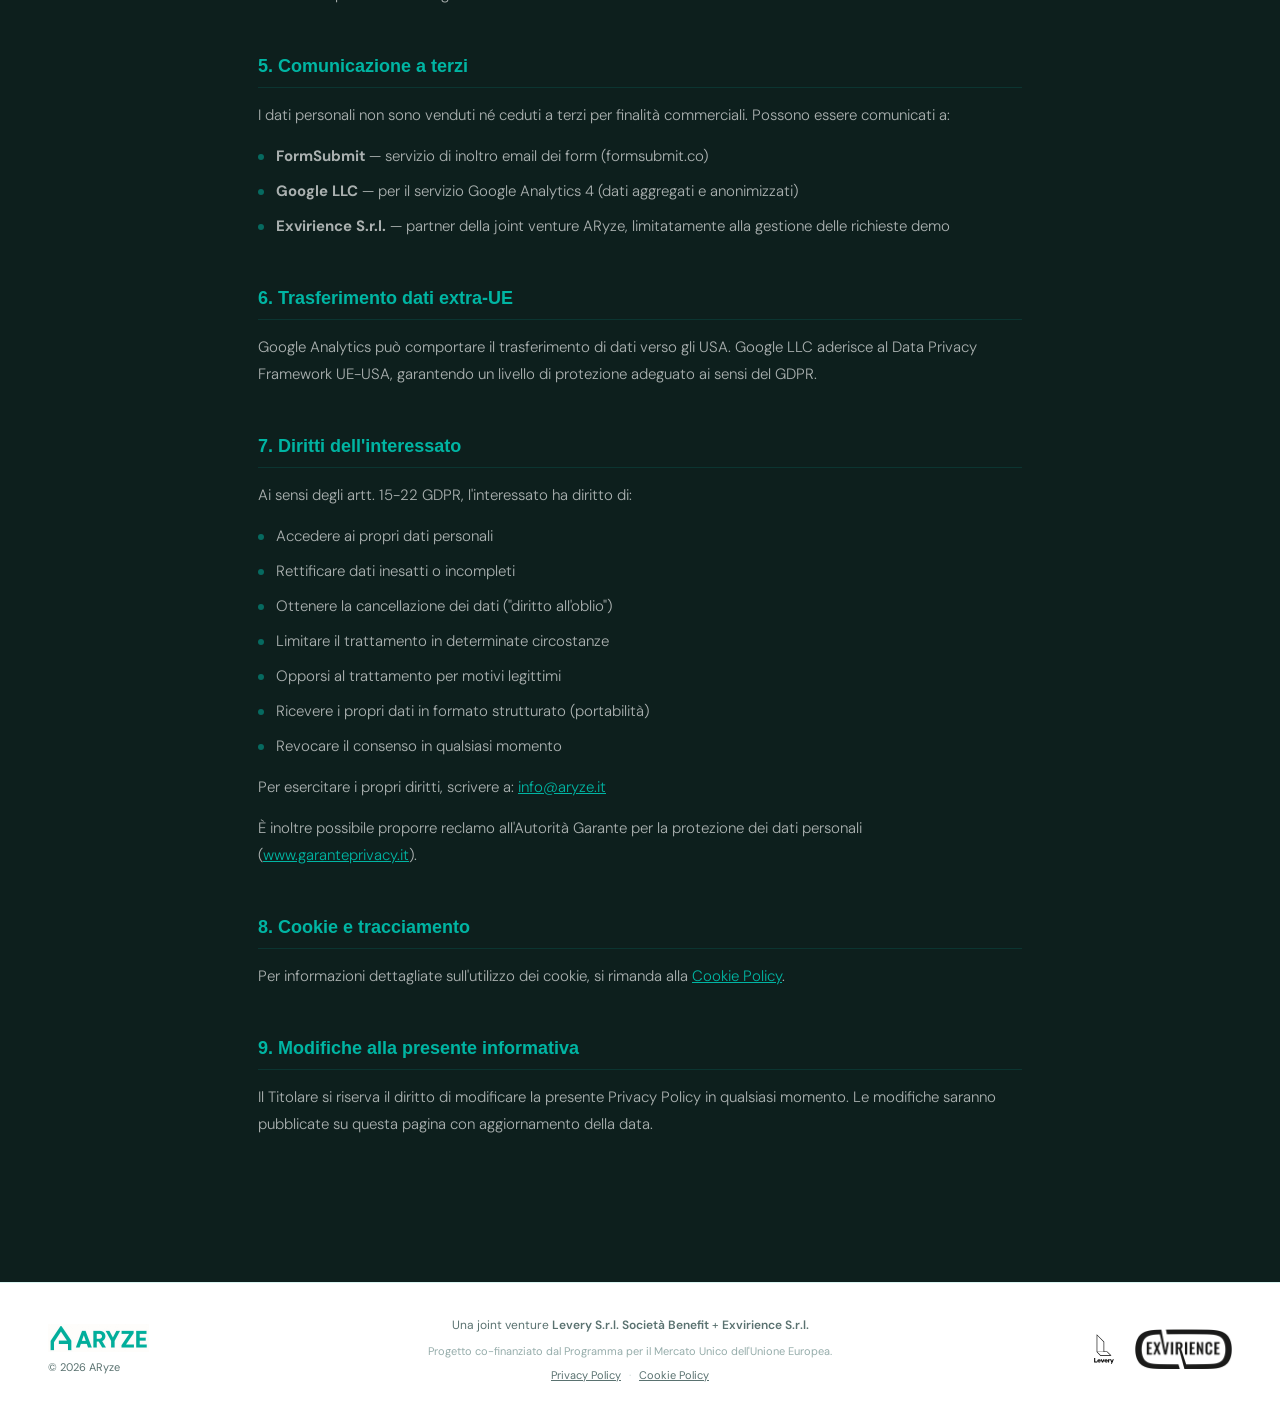
<file: privacy.html>
<!DOCTYPE html>
<html lang="it">
<head>
  <meta charset="UTF-8" />
  <meta name="viewport" content="width=device-width, initial-scale=1.0" />
  <title>ARyze</title>
  <link rel="icon" type="image/png" href="logo.jpg" />
  <script async src="https://www.googletagmanager.com/gtag/js?id=G-3KMV018LXB"></script>
  <script>window.dataLayer=window.dataLayer||[];function gtag(){dataLayer.push(arguments);}gtag('js',new Date());gtag('config','G-3KMV018LXB');</script>
  <link href="https://api.fontshare.com/v2/css?f[]=clash-display@400,500,600,700&display=swap" rel="stylesheet" />
  <link href="https://fonts.googleapis.com/css2?family=DM+Sans:wght@300;400;500&display=swap" rel="stylesheet" />
  <link rel="stylesheet" href="style.css" />
  <style>
    .page-wrap{max-width:860px;margin:0 auto;padding:100px 48px 96px;}
    .page-label{font-family:'Clash Display',sans-serif;font-size:11px;font-weight:700;letter-spacing:.18em;text-transform:uppercase;color:var(--teal);margin-bottom:12px;}
    .page-title{font-family:'Clash Display',sans-serif;font-size:clamp(32px,4vw,52px);font-weight:800;letter-spacing:-.02em;margin-bottom:12px;line-height:1.1;}
    .page-meta{font-size:13px;color:var(--muted);margin-bottom:48px;padding-bottom:32px;border-bottom:1px solid var(--border-dark);}
    .content-section{margin-bottom:48px;}
    .content-section h2{font-family:'Clash Display',sans-serif;font-size:18px;font-weight:700;color:var(--teal);margin-bottom:14px;padding-bottom:10px;border-bottom:1px solid var(--border-dark);}
    .content-section p{font-size:15px;font-weight:300;line-height:1.8;color:rgba(255,255,255,.65);margin-bottom:14px;}
    .content-section ul{list-style:none;margin-bottom:14px;}
    .content-section ul li{font-size:15px;font-weight:300;line-height:1.8;color:rgba(255,255,255,.65);padding-left:18px;position:relative;margin-bottom:8px;}
    .content-section ul li::before{content:'';position:absolute;left:0;top:11px;width:6px;height:6px;border-radius:50%;background:var(--teal);opacity:.5;}
    .content-section a{color:var(--teal);text-decoration:underline;}
    .info-box{background:var(--surface-dark);border:1px solid var(--border-dark);border-radius:12px;padding:24px 28px;margin:20px 0;}
    .info-box p{margin:0;}
    .info-box strong{font-weight:500;color:var(--white);}
    @media(max-width:768px){.page-wrap{padding:90px 24px 64px;}}
  </style>
</head>
<body>

<nav>
  <a class="nav-logo" href="index-it.html"><img src="logo-scritta-small.png" alt="ARyze" /></a>
  <div class="nav-segments">
    <a href="cantiere.html" class="active">Cantiere</a>
    <a href="om.html">O&amp;M</a>
  </div>
  <div class="nav-right">
    <div class="lang-toggle">
      <a href="cantiere.html" class="active">IT</a>
      <span style="color:rgba(0,0,0,.2)">|</span>
      <a href="cantiere-en.html">EN</a>
    </div>
    <a class="nav-cta" href="#demo">Richiedi demo</a>
  </div>
</nav>

<div class="page-wrap">
  <div class="page-label">Informativa legale</div>
  <h1 class="page-title">Privacy Policy</h1>
  <p class="page-meta">Ultimo aggiornamento: maggio 2026 &nbsp;&middot;&nbsp; Versione 1.0</p>

  <div class="content-section">
    <h2>1. Titolare del trattamento</h2>
    <div class="info-box">
      <p><strong>ARyze</strong> è un prodotto sviluppato da:<br><br>
      <strong>Levery S.r.l. Società Benefit</strong><br>
      Startup Innovativa &mdash; P.IVA 04603340405<br>
      Sede legale: Via della Fiera 23, 47923 Rimini (RN)<br>
      Email: <a href="mailto:info@aryze.it">info@aryze.it</a><br><br>
      in joint venture con <strong>Exvirience S.r.l.</strong></p>
    </div>
    <p>Il Titolare del trattamento dei dati personali raccolti tramite questo sito è Levery S.r.l. Società Benefit, in qualità di responsabile della gestione della piattaforma ARyze.</p>
  </div>

  <div class="content-section">
    <h2>2. Dati raccolti e finalità</h2>
    <p>Questo sito raccoglie dati personali esclusivamente attraverso il modulo di contatto/richiesta demo. I dati raccolti sono:</p>
    <ul>
      <li>Nome e cognome</li>
      <li>Indirizzo email</li>
      <li>Nome dell'azienda e ruolo professionale</li>
      <li>Messaggio libero e preferenze di interesse (facoltativo)</li>
      <li>Dati di navigazione tecnici (indirizzo IP, browser, pagine visitate) tramite Google Analytics</li>
    </ul>
    <p>I dati vengono trattati per le seguenti finalità:</p>
    <ul>
      <li>Rispondere alle richieste di informazioni e demo</li>
      <li>Gestire il rapporto pre-contrattuale con potenziali clienti</li>
      <li>Analisi aggregata del traffico web per miglioramento del servizio</li>
    </ul>
  </div>

  <div class="content-section">
    <h2>3. Base giuridica del trattamento</h2>
    <p>Il trattamento dei dati avviene sulla base del consenso dell'interessato (art. 6(1)(a) GDPR), espresso al momento della compilazione e invio del modulo di contatto, e del legittimo interesse del Titolare per le finalità di analisi statistica aggregata del traffico web.</p>
  </div>

  <div class="content-section">
    <h2>4. Modalità del trattamento e conservazione</h2>
    <p>I dati vengono trattati con strumenti elettronici nel rispetto delle misure di sicurezza previste dal GDPR. I dati inviati tramite il modulo di contatto sono trasmessi via email attraverso il servizio <strong>FormSubmit</strong> (formsubmit.co) e conservati per il tempo necessario a gestire la richiesta e l'eventuale rapporto commerciale, e comunque non oltre 24 mesi dall'ultima interazione.</p>
    <p>I dati di navigazione raccolti tramite Google Analytics sono trattati in forma anonimizzata/aggregata e conservati secondo le politiche di Google LLC.</p>
  </div>

  <div class="content-section">
    <h2>5. Comunicazione a terzi</h2>
    <p>I dati personali non sono venduti né ceduti a terzi per finalità commerciali. Possono essere comunicati a:</p>
    <ul>
      <li><strong>FormSubmit</strong> — servizio di inoltro email dei form (formsubmit.co)</li>
      <li><strong>Google LLC</strong> — per il servizio Google Analytics 4 (dati aggregati e anonimizzati)</li>
      <li><strong>Exvirience S.r.l.</strong> — partner della joint venture ARyze, limitatamente alla gestione delle richieste demo</li>
    </ul>
  </div>

  <div class="content-section">
    <h2>6. Trasferimento dati extra-UE</h2>
    <p>Google Analytics può comportare il trasferimento di dati verso gli USA. Google LLC aderisce al Data Privacy Framework UE-USA, garantendo un livello di protezione adeguato ai sensi del GDPR.</p>
  </div>

  <div class="content-section">
    <h2>7. Diritti dell'interessato</h2>
    <p>Ai sensi degli artt. 15-22 GDPR, l'interessato ha diritto di:</p>
    <ul>
      <li>Accedere ai propri dati personali</li>
      <li>Rettificare dati inesatti o incompleti</li>
      <li>Ottenere la cancellazione dei dati ("diritto all'oblio")</li>
      <li>Limitare il trattamento in determinate circostanze</li>
      <li>Opporsi al trattamento per motivi legittimi</li>
      <li>Ricevere i propri dati in formato strutturato (portabilità)</li>
      <li>Revocare il consenso in qualsiasi momento</li>
    </ul>
    <p>Per esercitare i propri diritti, scrivere a: <a href="mailto:info@aryze.it">info@aryze.it</a></p>
    <p>È inoltre possibile proporre reclamo all'Autorità Garante per la protezione dei dati personali (<a href="https://www.garanteprivacy.it" target="_blank" rel="noopener">www.garanteprivacy.it</a>).</p>
  </div>

  <div class="content-section">
    <h2>8. Cookie e tracciamento</h2>
    <p>Per informazioni dettagliate sull'utilizzo dei cookie, si rimanda alla <a href="cookies.html">Cookie Policy</a>.</p>
  </div>

  <div class="content-section">
    <h2>9. Modifiche alla presente informativa</h2>
    <p>Il Titolare si riserva il diritto di modificare la presente Privacy Policy in qualsiasi momento. Le modifiche saranno pubblicate su questa pagina con aggiornamento della data.</p>
  </div>
</div>

<!-- FOOTER -->
<footer>
  <div class="footer-col footer-brand">
    <img src="logo-scritta-small.png" alt="ARyze" class="footer-aryze-logo" />
    <div class="footer-copy">&copy; 2026 ARyze</div>
  </div>
  <div class="footer-col footer-center">
    <div class="footer-jv">Una joint venture
      <a href="https://www.levery.it" target="_blank" rel="noopener"><strong>Levery S.r.l. Società Benefit</strong></a>
      +
      <a href="https://www.exvirience.com" target="_blank" rel="noopener"><strong>Exvirience S.r.l.</strong></a>
    </div>
    <div class="footer-eu">Progetto co-finanziato dal Programma per il Mercato Unico dell'Unione Europea.</div>
    <div class="footer-links">
      <a href="privacy.html">Privacy Policy</a>
      <span>&middot;</span>
      <a href="cookies.html">Cookie Policy</a>
    </div>
  </div>
  <div class="footer-col footer-logos">
    <a href="https://www.levery.it" target="_blank" rel="noopener">
      <img src="levery-logo.svg" alt="Levery" class="footer-partner-logo levery-footer" />
    </a>
    <a href="https://www.exvirience.com" target="_blank" rel="noopener">
      <img src="exvirience-black.png" alt="Exvirience" class="footer-partner-logo exvirience-footer" />
    </a>
  </div>
</footer>

</body>
</html>
</file>
<file: style.css>
/* ═══════════════════════════════════════════════════════
   ARyze — style.css
   Shared stylesheet for all pages
   ═══════════════════════════════════════════════════════ */

/* ── BASE & VARIABLES ── */
:root {
      --teal:      #00B5A3;
      --teal-dark: #008F80;
      --teal-light:#E8F8F6;
      --ink:       #0D1F1D;
      --ink-mid:   #1A2E2C;
      --ink-soft:  #243635;
      --muted:     #5A7270;
      --border-dark: rgba(0,181,163,0.15);
      --border-light: rgba(0,181,163,0.2);
      --white:     #FFFFFF;
      --off-white: #F7FAFA;
      --text-dark: #0D1F1D;
      --surface-dark: rgba(255,255,255,0.04);
    }
    *,*::before,*::after{box-sizing:border-box;margin:0;padding:0;}
    html{scroll-behavior:smooth;scroll-padding-top:72px;}
    body{font-family:'DM Sans',sans-serif;background:var(--ink);color:var(--white);overflow-x:hidden;font-feature-settings:'ss01' 0;}

/* ── NAV ── */
/* ── NAV (white) ── */
    nav{position:fixed;top:0;left:0;right:0;z-index:100;display:grid;grid-template-columns:1fr auto 1fr;align-items:center;padding:16px 48px;background:#fff;border-bottom:1px solid rgba(0,181,163,0.15);box-shadow:0 1px 20px rgba(0,0,0,0.06);}
    .nav-logo img{height:32px;display:block;}
    .nav-segments{display:flex;gap:4px;background:rgba(0,181,163,0.08);border:1px solid rgba(0,181,163,0.2);border-radius:100px;padding:4px;}
    .nav-segments a{text-decoration:none;font-family:'Clash Display',sans-serif;font-size:12px;font-weight:700;letter-spacing:.07em;text-transform:uppercase;padding:7px 18px;border-radius:100px;color:var(--muted);transition:all .2s;}
    .nav-segments a:hover{color:var(--ink);background:rgba(0,181,163,0.12);}
    .nav-segments a.active{background:var(--teal);color:#fff;}
    .nav-right{display:flex;align-items:center;gap:16px;justify-content:flex-end;}
    .lang-toggle{display:flex;gap:2px;font-family:'Clash Display',sans-serif;font-size:12px;font-weight:700;}
    .lang-toggle a{padding:4px 8px;border-radius:4px;text-decoration:none;color:var(--muted);transition:color .2s;}
    .lang-toggle a.active{color:var(--teal);}
    .lang-toggle a:hover{color:var(--ink);}
    .nav-cta{font-family:'Clash Display',sans-serif;font-size:12px;font-weight:700;letter-spacing:.07em;text-transform:uppercase;padding:9px 22px;background:var(--teal);color:#fff;border-radius:100px;text-decoration:none;transition:all .2s;}
    .nav-cta:hover{background:var(--teal-dark);}

/* ── ANIMATIONS ── */
/* ── ANIMATIONS ── */
    @keyframes fadeUp {
      from { opacity: 0; transform: translateY(30px); }
      to   { opacity: 1; transform: translateY(0); }
    }

    .hero-eyebrow { animation: fadeUp 0.6s ease both; }
    .hero h1      { animation: fadeUp 0.6s 0.1s ease both; }
    .hero p       { animation: fadeUp 0.6s 0.2s ease both; }
    .segment-cards{ animation: fadeUp 0.6s 0.35s ease both; }

/* ── LANG TOGGLE ── */
/* ── LANG TOGGLE ── */
    .lang-toggle {
      display: flex;
      gap: 2px;
      font-family: 'Clash Display', sans-serif;
      font-size: 12px;
      font-weight: 700;
    }
    .lang-toggle a {
      padding: 4px 8px;
      border-radius: 4px;
      text-decoration: none;
      color: rgba(255,255,255,0.4);
      transition: color 0.2s;
    }
    .lang-toggle a.active { color: var(--teal); } .lang-toggle a { color: #5A7270; }
    .lang-toggle a:hover  { color: var(--white); }

    @media (max-width: 768px) {
      nav { padding: 16px 20px; }
      .nav-segments { display: none; }
      .hero { padding: 100px 24px 60px; }
      .segment-cards { grid-template-columns: 1fr; gap: 16px; }
      footer { padding: 32px 24px; flex-direction: column; text-align: center; }
    }
  
    
    .footer-logo-wrap img{height:26px;display:block;margin-bottom:6px;}
    
    
    
    .footer-jv a{color:#5A7270;text-decoration:none;transition:color .2s;}
    .footer-jv a:hover{color:#00B5A3;}
    
    
    .footer-links a{color:#5A7270;text-decoration:underline;}
    .footer-links span{color:#C0D0CF;}
    
    
    .partner-logo:hover{opacity:1;}
    
    
    @media(max-width:768px){
      footer{grid-template-columns:1fr;text-align:center;padding:28px 24px;}
      
    }

/* ── SECTIONS COMMON ── */
/* ── SECTIONS ── */
    section{padding:80px 48px;}
    .inner{max-width:960px;margin:0 auto;}
    .section-label{font-family:'Clash Display',sans-serif;font-size:11px;font-weight:700;letter-spacing:.18em;text-transform:uppercase;color:var(--teal);margin-bottom:12px;}
    .section-title{font-family:'Clash Display',sans-serif;font-size:clamp(24px,2.6vw,38px);font-weight:800;line-height:1.15;letter-spacing:-.02em;max-width:640px;margin-bottom:14px;}
    .section-sub{font-size:16px;font-weight:300;line-height:1.7;color:rgba(255,255,255,.55);max-width:520px;margin-bottom:48px;}

/* ── PROBLEMA ── */
/* ── PROBLEMA ── */
    .problema{background:var(--ink-mid);border-top:1px solid var(--border-dark);border-bottom:1px solid var(--border-dark);}
    .pain-grid{display:grid;grid-template-columns:repeat(3,1fr);gap:20px;}
    .pain-card{background:var(--surface-dark);border:1px solid var(--border-dark);border-radius:14px;padding:28px 24px;transition:border-color .25s;}
    .pain-card:hover{border-color:rgba(0,181,163,.4);}
    .pain-icon{width:52px;height:52px;margin-bottom:20px;}
    .pain-card h3{font-family:'Clash Display',sans-serif;font-size:15px;font-weight:700;margin-bottom:10px;line-height:1.3;}
    .pain-card p{font-size:13px;font-weight:300;line-height:1.7;color:rgba(255,255,255,.52);}

/* ── SOLUZIONE ── */
/* ── SOLUZIONE (vertical compact list) ── */
    .soluzione{background:var(--ink);}
    .feature-list{display:flex;flex-direction:column;gap:0;}
    .feature-item{display:grid;grid-template-columns:56px 1fr;gap:24px;align-items:start;padding:28px 0;border-bottom:1px solid var(--border-dark);}
    .feature-item:last-child{border-bottom:none;}
    .feature-num-wrap{display:flex;flex-direction:column;align-items:center;gap:8px;padding-top:4px;}
    .feature-num{font-family:'Clash Display',sans-serif;font-size:11px;font-weight:700;color:var(--teal);letter-spacing:.1em;}
    .feature-icon-sm{width:52px;height:52px;}
    .feature-body h3{font-family:'Clash Display',sans-serif;font-size:18px;font-weight:700;margin-bottom:8px;line-height:1.25;}
    .feature-body p{font-size:14px;font-weight:300;line-height:1.75;color:rgba(255,255,255,.6);max-width:600px;}

/* ── TARGET ── */
/* ── TARGET ── */
    .target{background:var(--ink-mid);border-top:1px solid var(--border-dark);}
    .target-grid{display:grid;grid-template-columns:repeat(3,1fr);gap:20px;}
    .target-card{border:1px solid var(--border-dark);border-radius:14px;padding:28px 24px;transition:all .25s;}
    .target-card:hover{background:var(--surface-dark);border-color:var(--teal);}
    .target-icon{width:48px;height:48px;margin-bottom:18px;}
    .target-card h3{font-family:'Clash Display',sans-serif;font-size:15px;font-weight:700;margin-bottom:8px;}
    .target-card p{font-size:13px;font-weight:300;line-height:1.65;color:rgba(255,255,255,.5);}

/* ── PIANI ── */
/* ── PIANI ── */
    .piani{background:var(--ink);}
    .piani-grid{display:grid;grid-template-columns:repeat(3,1fr);gap:20px;}
    .piano-card{background:var(--surface-dark);border:1px solid var(--border-dark);border-radius:16px;padding:32px 28px;display:flex;flex-direction:column;}
    .piano-card.featured{background:rgba(0,181,163,.07);border-color:var(--teal);}
    .piano-name{font-family:'Clash Display',sans-serif;font-size:11px;font-weight:700;letter-spacing:.12em;text-transform:uppercase;color:var(--teal);margin-bottom:6px;}
    .piano-card h3{font-family:'Clash Display',sans-serif;font-size:20px;font-weight:800;margin-bottom:20px;}
    .piano-features{list-style:none;margin-bottom:28px;flex:1;}
    .piano-features li{display:flex;align-items:flex-start;gap:10px;font-size:13px;font-weight:300;line-height:1.55;color:rgba(255,255,255,.65);margin-bottom:9px;}
    .piano-features li::before{content:'';display:block;width:16px;height:16px;min-width:16px;margin-top:1px;background-image:url("data:image/svg+xml,%3Csvg width='16' height='16' viewBox='0 0 16 16' fill='none' xmlns='http://www.w3.org/2000/svg'%3E%3Ccircle cx='8' cy='8' r='7.5' stroke='%2300B5A3' stroke-opacity='0.35'/%3E%3Cpath d='M5 8L7 10L11 6' stroke='%2300B5A3' stroke-width='1.5' stroke-linecap='round' stroke-linejoin='round'/%3E%3C/svg%3E");background-repeat:no-repeat;}
    .btn-outline{display:block;text-align:center;font-family:'Clash Display',sans-serif;font-size:12px;font-weight:700;letter-spacing:.07em;text-transform:uppercase;padding:12px 20px;border:1px solid var(--teal);border-radius:100px;color:var(--teal);text-decoration:none;transition:all .2s;margin-top:auto;}
    .btn-outline:hover,.piano-card.featured .btn-outline{background:var(--teal);color:#fff;}

/* ── CREDIBILITÀ ── */
/* ── CREDIBILITÀ ── */
    .credibilita{background:var(--ink-mid);border-top:1px solid var(--border-dark);}
    .cred-grid{display:grid;grid-template-columns:1fr 1fr;gap:20px;margin-bottom:28px;}
    .cred-card{background:var(--surface-dark);border:1px solid var(--border-dark);border-radius:14px;padding:28px;}
    .cred-card .co-name{font-family:'Clash Display',sans-serif;font-size:15px;font-weight:700;color:var(--teal);margin-bottom:8px;}
    .cred-card p{font-size:13px;font-weight:300;line-height:1.65;color:rgba(255,255,255,.5);}

/* ── FORM ── */
/* ── FORM ── */
    .form-section{background:var(--ink);border-top:1px solid var(--border-dark);scroll-margin-top:80px;}
    .form-wrap{display:grid;grid-template-columns:1fr 1.3fr;gap:64px;align-items:start;}
    .form-intro h2{font-family:'Clash Display',sans-serif;font-size:clamp(24px,2.6vw,38px);font-weight:800;line-height:1.1;letter-spacing:-.02em;margin-bottom:16px;}
    .form-intro h2 span{color:var(--teal);}
    .form-intro p{font-size:15px;font-weight:300;line-height:1.7;color:rgba(255,255,255,.55);margin-bottom:28px;}
    .form-promise{display:flex;flex-direction:column;gap:12px;}
    .promise-item{display:flex;align-items:center;gap:10px;font-size:13px;color:rgba(255,255,255,.6);}
    .promise-dot{width:7px;height:7px;min-width:7px;background:var(--teal);border-radius:50%;}
    .contact-form{background:rgba(255,255,255,.03);border:1px solid var(--border-dark);border-radius:20px;padding:36px 32px;}
    .form-row{display:grid;grid-template-columns:1fr 1fr;gap:14px;}
    .form-group{margin-bottom:14px;}
    .form-group label{display:block;font-family:'Clash Display',sans-serif;font-size:10px;font-weight:700;letter-spacing:.1em;text-transform:uppercase;color:rgba(255,255,255,.38);margin-bottom:6px;}
    .form-group input,.form-group select,.form-group textarea{width:100%;background:rgba(255,255,255,.05);border:1px solid rgba(255,255,255,.1);border-radius:9px;padding:11px 14px;font-family:'DM Sans',sans-serif;font-size:14px;font-weight:300;color:#fff;outline:none;transition:border-color .2s;appearance:none;}
    .form-group input:focus,.form-group select:focus,.form-group textarea:focus{border-color:var(--teal);background:rgba(0,181,163,.05);}
    .form-group input::placeholder,.form-group textarea::placeholder{color:rgba(255,255,255,.22);}
    .form-group select option{background:#1a2e2d;color:#fff;}
    .form-group textarea{resize:vertical;min-height:88px;}
    .form-submit{width:100%;font-family:'Clash Display',sans-serif;font-size:12px;font-weight:700;letter-spacing:.08em;text-transform:uppercase;padding:14px;background:var(--teal);color:#fff;border:none;border-radius:100px;cursor:pointer;transition:all .2s;margin-top:6px;}
    .form-submit:hover{background:var(--teal-dark);transform:translateY(-2px);box-shadow:0 10px 28px rgba(0,181,163,.3);}
    .form-privacy{font-size:11px;color:rgba(255,255,255,.25);line-height:1.6;margin-top:12px;text-align:center;}
    .form-privacy a{color:rgba(255,255,255,.38);}

/* ── SEGMENT CARDS (index pages) ── */
/* ── SEGMENT CARDS ── */
    .segment-cards {
      display: grid;
      grid-template-columns: 1fr 1fr;
      gap: 24px;
      max-width: 860px;
      width: 100%;
      position: relative;
      z-index: 1;
    }

    .seg-card {
      background: rgba(255,255,255,0.04);
      border: 1px solid rgba(0,181,163,0.2);
      border-radius: 20px;
      padding: 40px 36px;
      text-decoration: none;
      color: var(--white);
      transition: all 0.3s ease;
      text-align: left;
      position: relative;
      overflow: hidden;
    }

    .seg-card::before {
      content: '';
      position: absolute;
      inset: 0;
      background: linear-gradient(135deg, rgba(0,181,163,0.08) 0%, transparent 60%);
      opacity: 0;
      transition: opacity 0.3s ease;
    }

    .seg-card:hover {
      border-color: var(--teal);
      transform: translateY(-4px);
      box-shadow: 0 24px 60px rgba(0,181,163,0.15);
    }

    .seg-card:hover::before { opacity: 1; }

    .seg-icon {
      width: 52px;
      height: 52px;
      margin-bottom: 24px;
    }

    .seg-card h2 {
      font-family: 'Clash Display', sans-serif;
      font-size: 22px;
      font-weight: 700;
      margin-bottom: 12px;
      line-height: 1.2;
    }

    .seg-card p {
      font-size: 15px;
      font-weight: 300;
      line-height: 1.65;
      color: rgba(255,255,255,0.6);
      margin-bottom: 28px;
    }

    .seg-link {
      display: inline-flex;
      align-items: center;
      gap: 8px;
      font-family: 'Clash Display', sans-serif;
      font-size: 13px;
      font-weight: 700;
      letter-spacing: 0.06em;
      text-transform: uppercase;
      color: var(--teal);
    }

    .seg-link svg { transition: transform 0.2s ease; }
    .seg-card:hover .seg-link svg { transform: translateX(4px); }

/* ── FOOTER ── */
/* ── FOOTER UNIFIED ── */
    footer{background:#fff;padding:32px 48px;border-top:1px solid rgba(0,181,163,0.15);display:grid;grid-template-columns:180px 1fr 200px;align-items:center;gap:32px;}
    .footer-col{}
    .footer-brand{}
    .footer-aryze-logo{height:28px;display:block;margin-bottom:8px;}
    .footer-copy{font-size:11px;color:#5A7270;}
    .footer-center{text-align:center;}
    .footer-jv{font-size:12px;color:#5A7270;margin-bottom:6px;line-height:1.7;}
    .footer-jv a{color:#5A7270;text-decoration:none;transition:color .2s;}
    .footer-jv a:hover{color:#00B5A3;}
    .footer-jv strong{font-weight:600;}
    .footer-eu{font-size:11px;color:#96ADAB;line-height:1.65;margin-bottom:8px;}
    .footer-links{display:flex;align-items:center;justify-content:center;gap:8px;font-size:11px;}
    .footer-links a{color:#5A7270;text-decoration:underline;}
    .footer-links a:hover{color:#00B5A3;}
    .footer-links span{color:#C5D5D3;}
    .footer-logos{display:flex;align-items:center;justify-content:flex-end;gap:20px;}
    .footer-partner-logo{display:block;transition:opacity .2s;}
    .footer-partner-logo:hover{opacity:.8;}
    .levery-footer{height:32px;filter:brightness(0);}
    .exvirience-footer{height:40px;filter:none;}
    @media(max-width:900px){
      footer{grid-template-columns:1fr;text-align:center;padding:28px 24px;gap:20px;}
      .footer-logos{justify-content:center;}
    }
    .cred-logo-wrap{margin-bottom:20px;}
    .cred-logo{display:block;transition:opacity .2s;}
    .cred-logo:hover{opacity:.85;}
    .levery-cred{height:88px;filter:none;}
    .exvirience-cred{height:56px;filter:brightness(10);}
    .cred-card .co-name a{color:var(--teal);text-decoration:none;}
    .cred-card .co-name a:hover{text-decoration:underline;}

/* ── FORM THANK YOU ── */
.form-thanks{text-align:center;padding:40px 20px;display:flex;flex-direction:column;align-items:center;gap:16px;}
.form-thanks svg{opacity:.9;}
.form-thanks h3{font-family:'Clash Display',sans-serif;font-size:22px;font-weight:700;color:var(--white);}
.form-thanks p{font-size:15px;font-weight:300;color:rgba(255,255,255,.6);line-height:1.7;}

/* ── FORM ERROR ── */
.form-error{display:none;text-align:center;padding:20px;background:rgba(255,80,80,.08);border:1px solid rgba(255,80,80,.2);border-radius:12px;color:rgba(255,120,120,.9);font-size:14px;font-weight:300;margin-bottom:16px;}
[data-fs-success]{display:none;}
[data-fs-error]{display:none;}
</file>
